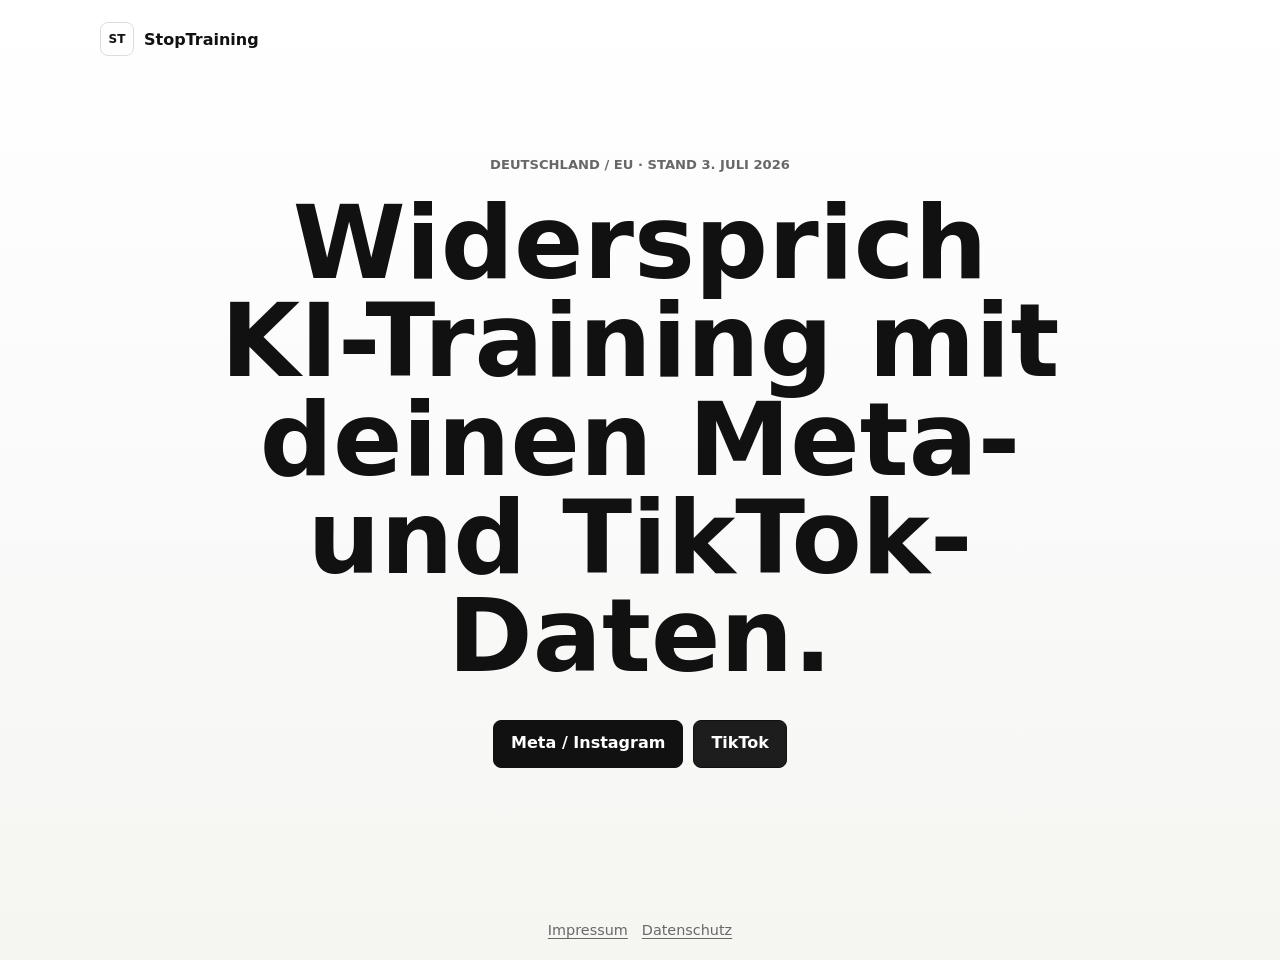
<file: index.html>
<!doctype html>
<html lang="de">
  <head>
    <meta charset="utf-8" />
    <meta name="viewport" content="width=device-width, initial-scale=1" />
    <meta
      name="description"
      content="Kurze deutsche Anleitung, um bei Meta und TikTok der Nutzung deiner Daten fuer KI-Training zu widersprechen."
    />
    <meta name="theme-color" content="#ffffff" />
    <title>StopTraining</title>
    <link rel="icon" href="assets/favicon.svg" type="image/svg+xml" />
    <link rel="stylesheet" href="styles.css" />
    <script src="script.js" defer></script>
  </head>
  <body class="home">
    <header class="site-header">
      <a class="brand" href="./" aria-label="StopTraining Startseite">
        <span class="brand-mark" aria-hidden="true">ST</span>
        <span>StopTraining</span>
      </a>
    </header>

    <main class="home-main">
      <section class="home-hero" aria-labelledby="home-title">
        <p class="kicker">Deutschland / EU · Stand 3. Juli 2026</p>
        <h1 id="home-title">Widersprich KI-Training mit deinen Meta- und TikTok-Daten.</h1>
        <div class="action-row" aria-label="Plattform waehlen">
          <a class="button" href="meta.html">
            Meta / Instagram
          </a>
          <a class="button button-dark" href="tiktok.html">
            TikTok
          </a>
        </div>
      </section>
    </main>

    <footer class="legal-footer">
      <a href="impressum.html">Impressum</a>
      <a href="datenschutz.html">Datenschutz</a>
    </footer>
  </body>
</html>
</file>
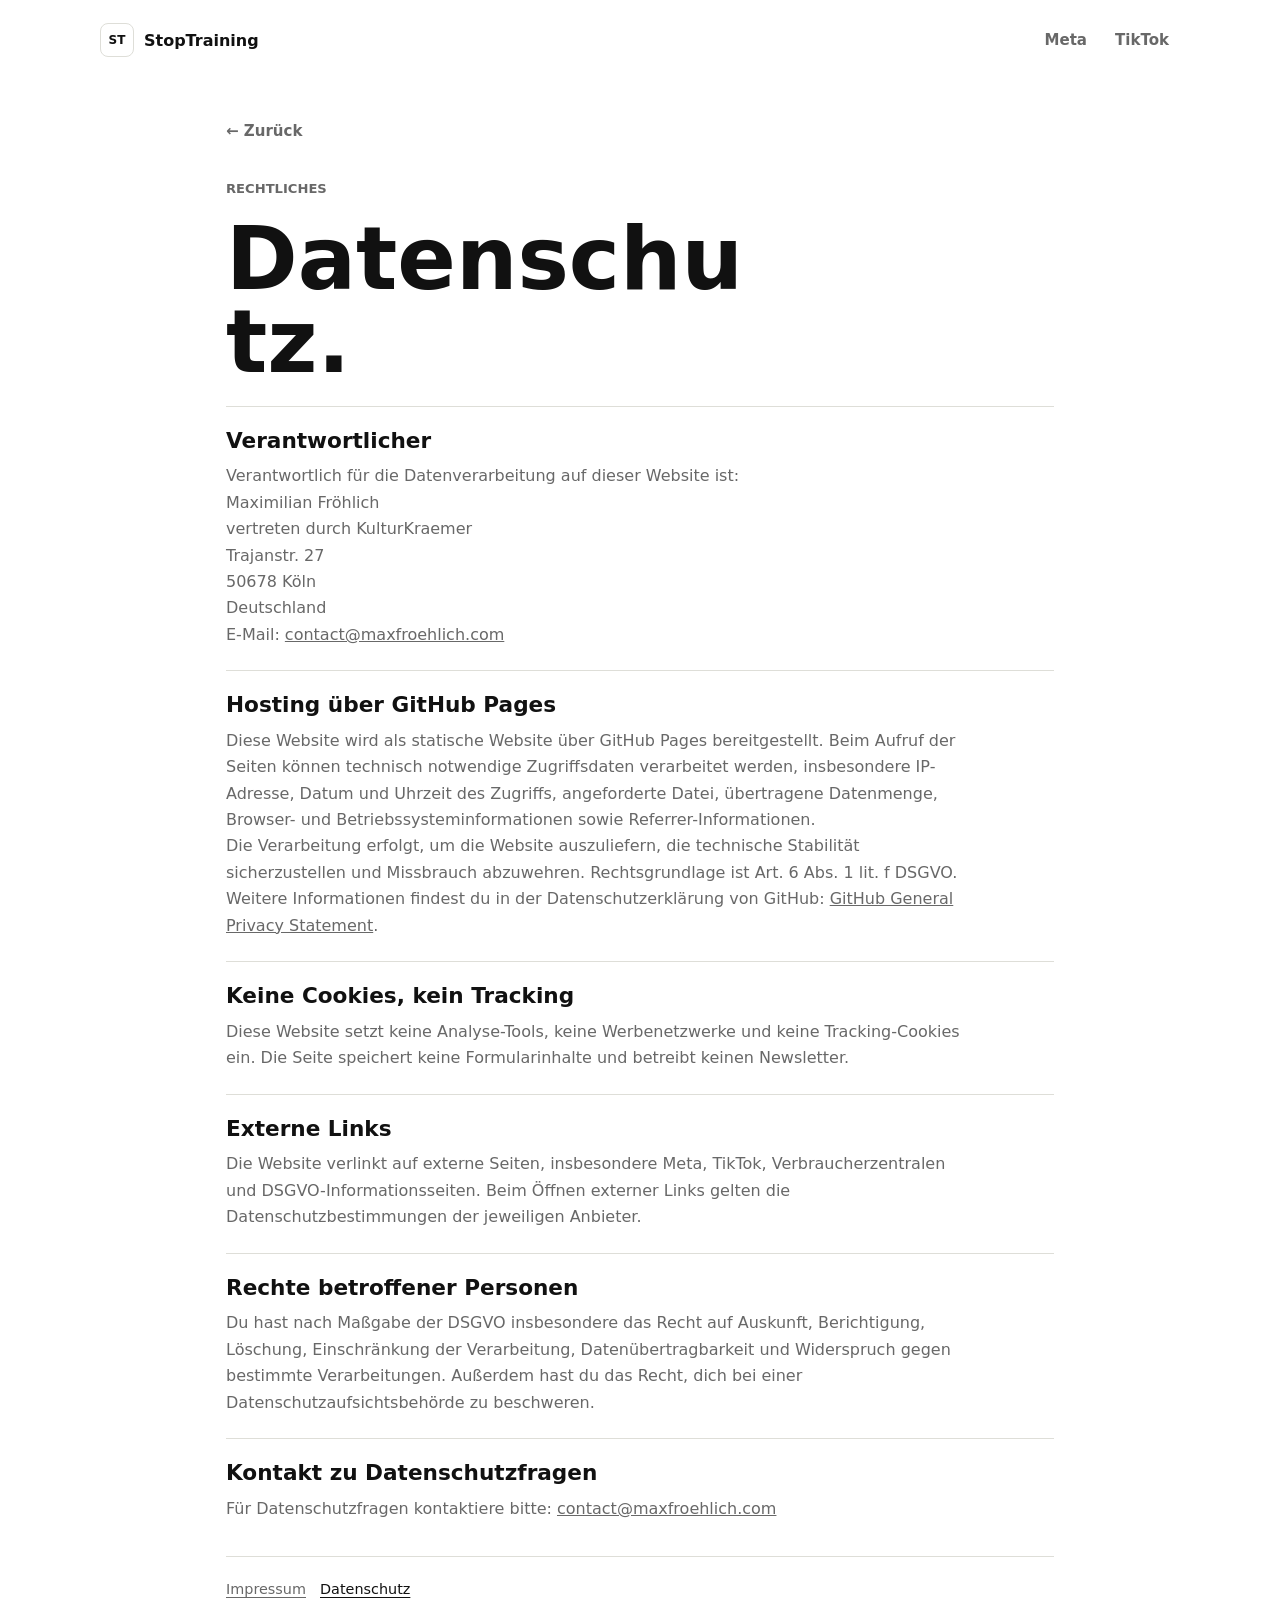
<file: datenschutz.html>
<!doctype html>
<html lang="de">
  <head>
    <meta charset="utf-8" />
    <meta name="viewport" content="width=device-width, initial-scale=1" />
    <meta name="theme-color" content="#ffffff" />
    <title>Datenschutz | StopTraining</title>
    <link rel="icon" href="assets/favicon.svg" type="image/svg+xml" />
    <link rel="stylesheet" href="styles.css" />
  </head>
  <body>
    <header class="site-header">
      <a class="brand" href="./" aria-label="StopTraining Startseite">
        <span class="brand-mark" aria-hidden="true">ST</span>
        <span>StopTraining</span>
      </a>
      <nav class="site-nav" aria-label="Navigation">
        <a href="meta.html">Meta</a>
        <a href="tiktok.html">TikTok</a>
      </nav>
    </header>

    <main class="page legal-page">
      <a class="back-link" href="./">← Zurück</a>
      <p class="kicker">Rechtliches</p>
      <h1>Datenschutz.</h1>

      <section class="legal-section">
        <h2>Verantwortlicher</h2>
        <p>
          Verantwortlich für die Datenverarbeitung auf dieser Website ist:<br />
          Maximilian Fröhlich<br />
          vertreten durch KulturKraemer<br />
          Trajanstr. 27<br />
          50678 Köln<br />
          Deutschland<br />
          E-Mail: <a href="mailto:contact@maxfroehlich.com">contact@maxfroehlich.com</a>
        </p>
      </section>

      <section class="legal-section">
        <h2>Hosting über GitHub Pages</h2>
        <p>
          Diese Website wird als statische Website über GitHub Pages bereitgestellt. Beim Aufruf der Seiten können technisch notwendige Zugriffsdaten verarbeitet werden, insbesondere IP-Adresse, Datum und Uhrzeit des Zugriffs, angeforderte Datei, übertragene Datenmenge, Browser- und Betriebssysteminformationen sowie Referrer-Informationen.
        </p>
        <p>
          Die Verarbeitung erfolgt, um die Website auszuliefern, die technische Stabilität sicherzustellen und Missbrauch abzuwehren. Rechtsgrundlage ist Art. 6 Abs. 1 lit. f DSGVO. Weitere Informationen findest du in der Datenschutzerklärung von GitHub: <a href="https://docs.github.com/en/site-policy/privacy-policies/github-general-privacy-statement" target="_blank" rel="noreferrer">GitHub General Privacy Statement</a>.
        </p>
      </section>

      <section class="legal-section">
        <h2>Keine Cookies, kein Tracking</h2>
        <p>
          Diese Website setzt keine Analyse-Tools, keine Werbenetzwerke und keine Tracking-Cookies ein. Die Seite speichert keine Formularinhalte und betreibt keinen Newsletter.
        </p>
      </section>

      <section class="legal-section">
        <h2>Externe Links</h2>
        <p>
          Die Website verlinkt auf externe Seiten, insbesondere Meta, TikTok, Verbraucherzentralen und DSGVO-Informationsseiten. Beim Öffnen externer Links gelten die Datenschutzbestimmungen der jeweiligen Anbieter.
        </p>
      </section>

      <section class="legal-section">
        <h2>Rechte betroffener Personen</h2>
        <p>
          Du hast nach Maßgabe der DSGVO insbesondere das Recht auf Auskunft, Berichtigung, Löschung, Einschränkung der Verarbeitung, Datenübertragbarkeit und Widerspruch gegen bestimmte Verarbeitungen. Außerdem hast du das Recht, dich bei einer Datenschutzaufsichtsbehörde zu beschweren.
        </p>
      </section>

      <section class="legal-section">
        <h2>Kontakt zu Datenschutzfragen</h2>
        <p>
          Für Datenschutzfragen kontaktiere bitte: <a href="mailto:contact@maxfroehlich.com">contact@maxfroehlich.com</a>
        </p>
      </section>

      <footer class="legal-footer page-footer">
        <a href="impressum.html">Impressum</a>
        <a href="datenschutz.html" aria-current="page">Datenschutz</a>
      </footer>
    </main>
  </body>
</html>
</file>
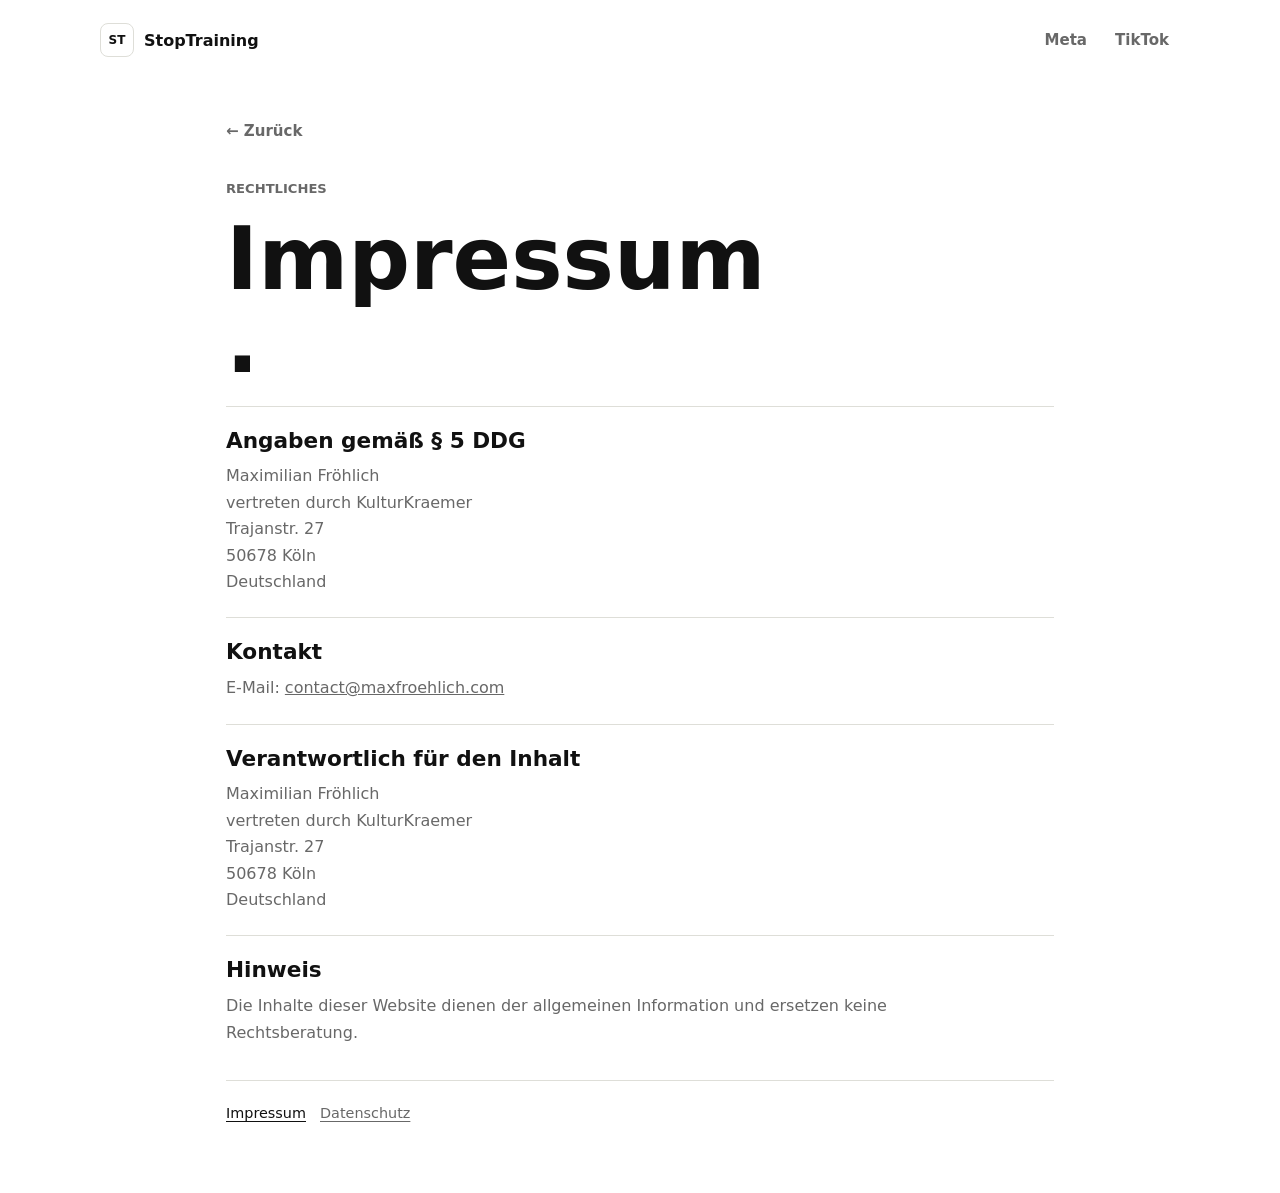
<file: impressum.html>
<!doctype html>
<html lang="de">
  <head>
    <meta charset="utf-8" />
    <meta name="viewport" content="width=device-width, initial-scale=1" />
    <meta name="theme-color" content="#ffffff" />
    <title>Impressum | StopTraining</title>
    <link rel="icon" href="assets/favicon.svg" type="image/svg+xml" />
    <link rel="stylesheet" href="styles.css" />
  </head>
  <body>
    <header class="site-header">
      <a class="brand" href="./" aria-label="StopTraining Startseite">
        <span class="brand-mark" aria-hidden="true">ST</span>
        <span>StopTraining</span>
      </a>
      <nav class="site-nav" aria-label="Navigation">
        <a href="meta.html">Meta</a>
        <a href="tiktok.html">TikTok</a>
      </nav>
    </header>

    <main class="page legal-page">
      <a class="back-link" href="./">← Zurück</a>
      <p class="kicker">Rechtliches</p>
      <h1>Impressum.</h1>

      <section class="legal-section">
        <h2>Angaben gemäß § 5 DDG</h2>
        <p>
          Maximilian Fröhlich<br />
          vertreten durch KulturKraemer<br />
          Trajanstr. 27<br />
          50678 Köln<br />
          Deutschland
        </p>
      </section>

      <section class="legal-section">
        <h2>Kontakt</h2>
        <p>
          E-Mail: <a href="mailto:contact@maxfroehlich.com">contact@maxfroehlich.com</a>
        </p>
      </section>

      <section class="legal-section">
        <h2>Verantwortlich für den Inhalt</h2>
        <p>
          Maximilian Fröhlich<br />
          vertreten durch KulturKraemer<br />
          Trajanstr. 27<br />
          50678 Köln<br />
          Deutschland
        </p>
      </section>

      <section class="legal-section">
        <h2>Hinweis</h2>
        <p>
          Die Inhalte dieser Website dienen der allgemeinen Information und ersetzen keine Rechtsberatung.
        </p>
      </section>

      <footer class="legal-footer page-footer">
        <a href="impressum.html" aria-current="page">Impressum</a>
        <a href="datenschutz.html">Datenschutz</a>
      </footer>
    </main>
  </body>
</html>
</file>
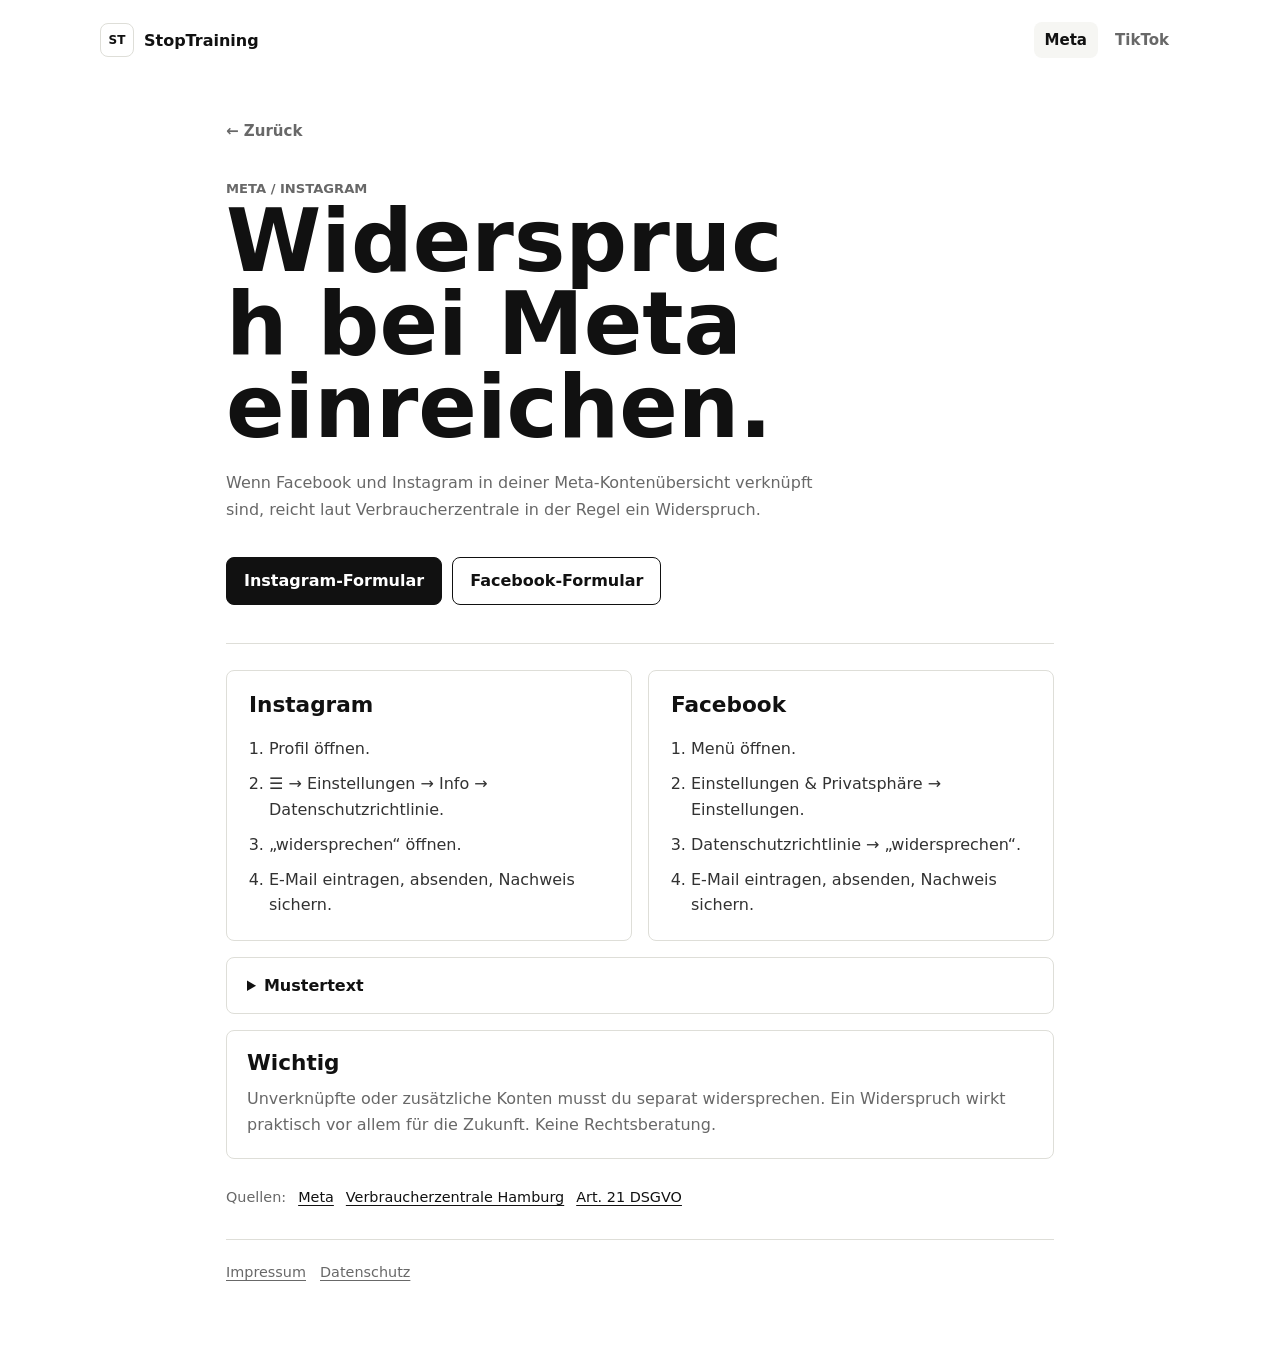
<file: meta.html>
<!doctype html>
<html lang="de">
  <head>
    <meta charset="utf-8" />
    <meta name="viewport" content="width=device-width, initial-scale=1" />
    <meta
      name="description"
      content="Kurze Anleitung, um bei Meta, Instagram und Facebook der Nutzung deiner Daten fuer KI-Training zu widersprechen."
    />
    <meta name="theme-color" content="#ffffff" />
    <title>Meta / Instagram widersprechen | StopTraining</title>
    <link rel="icon" href="assets/favicon.svg" type="image/svg+xml" />
    <link rel="stylesheet" href="styles.css" />
    <script src="script.js" defer></script>
  </head>
  <body>
    <header class="site-header">
      <a class="brand" href="./" aria-label="StopTraining Startseite">
        <span class="brand-mark" aria-hidden="true">ST</span>
        <span>StopTraining</span>
      </a>
      <nav class="site-nav" aria-label="Navigation">
        <a href="meta.html" aria-current="page">Meta</a>
        <a href="tiktok.html">TikTok</a>
      </nav>
    </header>

    <main class="page">
      <a class="back-link" href="./">← Zurück</a>

      <section class="guide-hero">
        <p class="kicker">Meta / Instagram</p>
        <h1>Widerspruch bei Meta einreichen.</h1>
        <p>Wenn Facebook und Instagram in deiner Meta-Kontenübersicht verknüpft sind, reicht laut Verbraucherzentrale in der Regel ein Widerspruch.</p>
        <div class="action-row">
          <a class="button" href="https://help.instagram.com/contact/767264225370182" target="_blank" rel="noreferrer">
            Instagram-Formular
          </a>
          <a class="button button-secondary" href="https://www.facebook.com/help/contact/712876720715583" target="_blank" rel="noreferrer">
            Facebook-Formular
          </a>
        </div>
      </section>

      <section class="content-grid" aria-label="Anleitung">
        <article class="panel">
          <h2>Instagram</h2>
          <ol class="steps">
            <li>Profil öffnen.</li>
            <li>☰ → Einstellungen → Info → Datenschutzrichtlinie.</li>
            <li>„widersprechen“ öffnen.</li>
            <li>E-Mail eintragen, absenden, Nachweis sichern.</li>
          </ol>
        </article>

        <article class="panel">
          <h2>Facebook</h2>
          <ol class="steps">
            <li>Menü öffnen.</li>
            <li>Einstellungen & Privatsphäre → Einstellungen.</li>
            <li>Datenschutzrichtlinie → „widersprechen“.</li>
            <li>E-Mail eintragen, absenden, Nachweis sichern.</li>
          </ol>
        </article>
      </section>

      <details class="details-block">
        <summary>Mustertext</summary>
        <div class="copy-head">
          <span>Für das Formular</span>
          <button class="icon-button" type="button" data-copy-target="meta-template" aria-label="Mustertext kopieren" title="Kopieren">
            Kopieren
          </button>
        </div>
        <pre id="meta-template">Hiermit widerspreche ich der Verarbeitung meiner personenbezogenen Daten zum Training, Entwickeln oder Verbessern von KI-Modellen bei Meta.

Der Widerspruch umfasst insbesondere öffentliche Beiträge, Kommentare, Bilder, Videos, Reels, Profilinformationen, Interaktionen sowie sonstige von mir erstellte oder mit meinem Konto verknüpfte Inhalte.

Ich widerspreche auf Grundlage von Art. 21 DSGVO, da ich nicht möchte, dass meine persönlichen Inhalte und mein Verhalten für generative KI-Systeme verwendet werden.</pre>
      </details>

      <section class="small-note">
        <h2>Wichtig</h2>
        <p>
          Unverknüpfte oder zusätzliche Konten musst du separat widersprechen. Ein Widerspruch wirkt praktisch vor allem für die Zukunft. Keine Rechtsberatung.
        </p>
      </section>

      <footer class="sources">
        <span>Quellen:</span>
        <a href="https://about.fb.com/news/2025/04/making-ai-work-harder-for-europeans/" target="_blank" rel="noreferrer">Meta</a>
        <a href="https://www.vzhh.de/themen/telefon-internet/datenschutz/ki-training-bei-meta-co-so-schuetzen-sie-ihre-persoenlichen-daten" target="_blank" rel="noreferrer">Verbraucherzentrale Hamburg</a>
        <a href="https://gdpr-info.eu/art-21-gdpr/" target="_blank" rel="noreferrer">Art. 21 DSGVO</a>
      </footer>

      <footer class="legal-footer page-footer">
        <a href="impressum.html">Impressum</a>
        <a href="datenschutz.html">Datenschutz</a>
      </footer>
    </main>

    <div class="toast" role="status" aria-live="polite" aria-atomic="true"></div>
  </body>
</html>
</file>
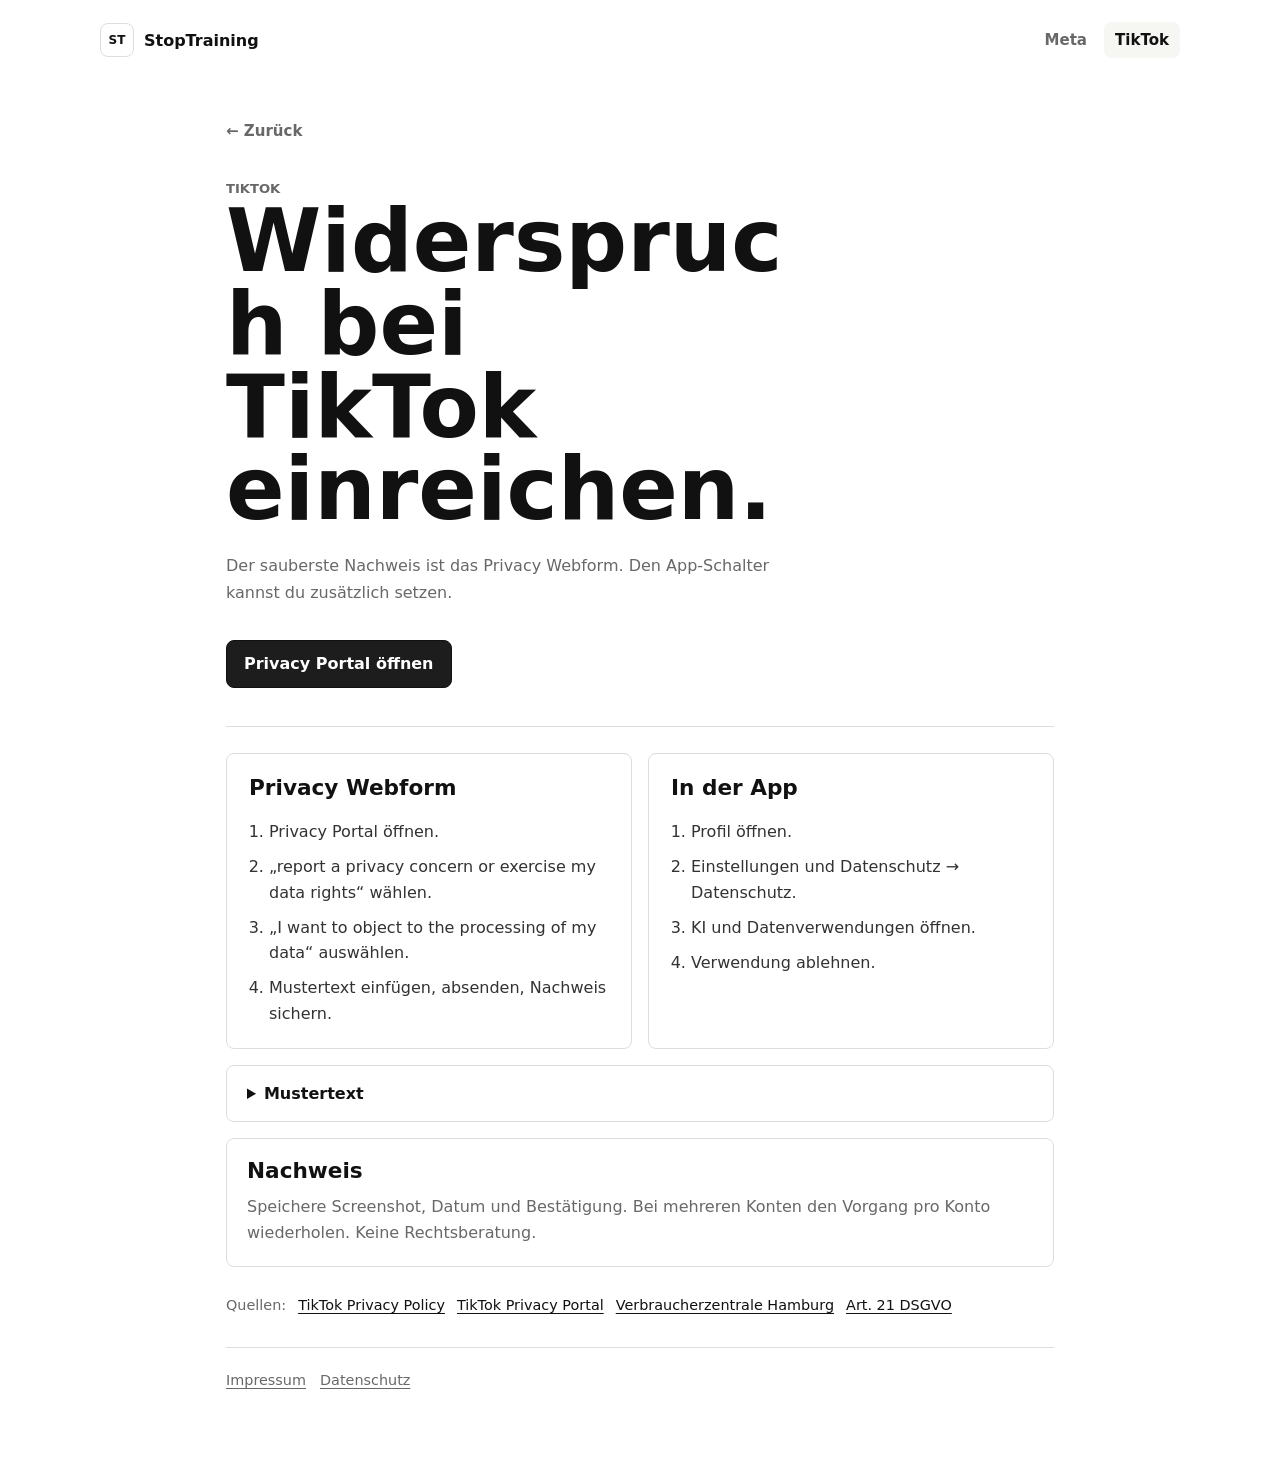
<file: tiktok.html>
<!doctype html>
<html lang="de">
  <head>
    <meta charset="utf-8" />
    <meta name="viewport" content="width=device-width, initial-scale=1" />
    <meta
      name="description"
      content="Kurze Anleitung, um bei TikTok der Nutzung deiner Daten fuer KI- und Machine-Learning-Training zu widersprechen."
    />
    <meta name="theme-color" content="#ffffff" />
    <title>TikTok widersprechen | StopTraining</title>
    <link rel="icon" href="assets/favicon.svg" type="image/svg+xml" />
    <link rel="stylesheet" href="styles.css" />
    <script src="script.js" defer></script>
  </head>
  <body>
    <header class="site-header">
      <a class="brand" href="./" aria-label="StopTraining Startseite">
        <span class="brand-mark" aria-hidden="true">ST</span>
        <span>StopTraining</span>
      </a>
      <nav class="site-nav" aria-label="Navigation">
        <a href="meta.html">Meta</a>
        <a href="tiktok.html" aria-current="page">TikTok</a>
      </nav>
    </header>

    <main class="page">
      <a class="back-link" href="./">← Zurück</a>

      <section class="guide-hero">
        <p class="kicker">TikTok</p>
        <h1>Widerspruch bei TikTok einreichen.</h1>
        <p>Der sauberste Nachweis ist das Privacy Webform. Den App-Schalter kannst du zusätzlich setzen.</p>
        <div class="action-row">
          <a class="button button-dark" href="https://www.tiktok.com/legal/report/privacy" target="_blank" rel="noreferrer">
            Privacy Portal öffnen
          </a>
        </div>
      </section>

      <section class="content-grid" aria-label="Anleitung">
        <article class="panel">
          <h2>Privacy Webform</h2>
          <ol class="steps">
            <li>Privacy Portal öffnen.</li>
            <li>„report a privacy concern or exercise my data rights“ wählen.</li>
            <li>„I want to object to the processing of my data“ auswählen.</li>
            <li>Mustertext einfügen, absenden, Nachweis sichern.</li>
          </ol>
        </article>

        <article class="panel">
          <h2>In der App</h2>
          <ol class="steps">
            <li>Profil öffnen.</li>
            <li>Einstellungen und Datenschutz → Datenschutz.</li>
            <li>KI und Datenverwendungen öffnen.</li>
            <li>Verwendung ablehnen.</li>
          </ol>
        </article>
      </section>

      <details class="details-block">
        <summary>Mustertext</summary>
        <div class="copy-head">
          <span>Für das Webform</span>
          <button class="icon-button" type="button" data-copy-target="tiktok-template" aria-label="Mustertext kopieren" title="Kopieren">
            Kopieren
          </button>
        </div>
        <pre id="tiktok-template">I object to the processing of my personal data for the purpose of reviewing, improving, developing, testing or training machine learning models, AI systems, recommendation systems or generative AI features.

This objection includes my User Content, videos, images, audio, comments, captions, hashtags, metadata, profile information, usage information and any public or non-public content linked to my account.

I object under Article 21 GDPR because this processing affects my privacy, personality rights, creative work and control over my likeness and content. Please restrict this processing while my objection is being reviewed and confirm the outcome in writing.</pre>
      </details>

      <section class="small-note">
        <h2>Nachweis</h2>
        <p>Speichere Screenshot, Datum und Bestätigung. Bei mehreren Konten den Vorgang pro Konto wiederholen. Keine Rechtsberatung.</p>
      </section>

      <footer class="sources">
        <span>Quellen:</span>
        <a href="https://www.tiktok.com/legal/page/eea/privacy-policy/en" target="_blank" rel="noreferrer">TikTok Privacy Policy</a>
        <a href="https://www.tiktok.com/legal/report/privacy" target="_blank" rel="noreferrer">TikTok Privacy Portal</a>
        <a href="https://www.vzhh.de/themen/telefon-internet/datenschutz/ki-training-bei-meta-co-so-schuetzen-sie-ihre-persoenlichen-daten" target="_blank" rel="noreferrer">Verbraucherzentrale Hamburg</a>
        <a href="https://gdpr-info.eu/art-21-gdpr/" target="_blank" rel="noreferrer">Art. 21 DSGVO</a>
      </footer>

      <footer class="legal-footer page-footer">
        <a href="impressum.html">Impressum</a>
        <a href="datenschutz.html">Datenschutz</a>
      </footer>
    </main>

    <div class="toast" role="status" aria-live="polite" aria-atomic="true"></div>
  </body>
</html>
</file>
<file: styles.css>
:root {
  color-scheme: light;
  --ink: #111111;
  --muted: #686868;
  --soft: #f6f6f3;
  --line: #deded8;
  --paper: #ffffff;
  --radius: 8px;
  font-family:
    Inter, ui-sans-serif, system-ui, -apple-system, BlinkMacSystemFont, "Segoe UI", sans-serif;
}

* {
  box-sizing: border-box;
}

html {
  scroll-behavior: smooth;
}

body {
  min-width: 320px;
  margin: 0;
  background: var(--paper);
  color: var(--ink);
}

a {
  color: inherit;
}

button,
a {
  -webkit-tap-highlight-color: transparent;
}

.site-header {
  display: flex;
  align-items: center;
  justify-content: space-between;
  gap: 20px;
  width: min(1080px, calc(100% - 32px));
  margin: 0 auto;
  padding: 22px 0;
}

.brand,
.site-nav,
.back-link,
.button,
.copy-head,
.sources,
.legal-footer {
  display: flex;
  align-items: center;
}

.brand {
  gap: 10px;
  font-weight: 800;
  text-decoration: none;
}

.brand-mark {
  display: grid;
  width: 34px;
  height: 34px;
  place-items: center;
  border: 1px solid var(--line);
  border-radius: var(--radius);
  font-size: 0.75rem;
  font-weight: 850;
}

.site-nav {
  gap: 6px;
}

.site-nav a {
  border-radius: var(--radius);
  padding: 9px 11px;
  color: var(--muted);
  font-size: 0.94rem;
  font-weight: 750;
  text-decoration: none;
}

.site-nav a:hover,
.site-nav a:focus-visible,
.site-nav a[aria-current="page"] {
  background: var(--soft);
  color: var(--ink);
}

.home {
  min-height: 100svh;
  background:
    linear-gradient(180deg, #ffffff, #fafafa 52%, #f5f5f1);
}

.home-main {
  display: grid;
  min-height: calc(100svh - 78px);
  place-items: center;
  padding: 40px 16px 96px;
}

.home-hero,
.page {
  width: min(860px, 100%);
}

.home-hero {
  text-align: center;
}

.kicker {
  margin: 0 0 18px;
  color: var(--muted);
  font-size: 0.82rem;
  font-weight: 800;
  letter-spacing: 0;
  text-transform: uppercase;
}

h1,
h2,
p {
  overflow-wrap: anywhere;
}

h1 {
  margin: 0;
  font-size: clamp(3.1rem, 8vw, 6.4rem);
  line-height: 0.96;
  letter-spacing: 0;
}

h2 {
  margin: 0;
  font-size: 1.35rem;
  line-height: 1.15;
  letter-spacing: 0;
}

p {
  color: var(--muted);
  line-height: 1.65;
}

.action-row {
  justify-content: center;
  display: flex;
  flex-wrap: wrap;
  gap: 10px;
  margin-top: 34px;
}

.button {
  justify-content: center;
  gap: 10px;
  min-height: 48px;
  border: 1px solid var(--ink);
  border-radius: var(--radius);
  padding: 12px 17px;
  background: var(--ink);
  color: white;
  font-weight: 800;
  line-height: 1.15;
  text-align: center;
  text-decoration: none;
}

.button:hover,
.button:focus-visible,
.icon-button:hover,
.icon-button:focus-visible {
  transform: translateY(-1px);
}

.button-secondary {
  background: white;
  color: var(--ink);
}

.button-dark {
  background: #1d1d1d;
}

.page {
  margin: 0 auto;
  padding: 42px 16px 72px;
}

.back-link {
  width: fit-content;
  gap: 7px;
  margin-bottom: 38px;
  color: var(--muted);
  font-size: 0.94rem;
  font-weight: 750;
  text-decoration: none;
}

.back-link:hover,
.back-link:focus-visible {
  color: var(--ink);
}

.guide-hero {
  padding-bottom: 38px;
  border-bottom: 1px solid var(--line);
}

.guide-hero h1 {
  max-width: 9.5ch;
  font-size: clamp(3rem, 7vw, 5.4rem);
}

.guide-hero p {
  max-width: 58ch;
  margin: 22px 0 0;
}

.guide-hero .action-row {
  justify-content: flex-start;
}

.content-grid {
  display: grid;
  grid-template-columns: repeat(2, minmax(0, 1fr));
  gap: 16px;
  margin-top: 26px;
}

.panel,
.details-block,
.small-note {
  border: 1px solid var(--line);
  border-radius: var(--radius);
  background: white;
}

.panel {
  padding: 22px;
}

.steps {
  display: grid;
  gap: 10px;
  margin: 18px 0 0;
  padding-left: 1.25rem;
  color: #323232;
  line-height: 1.58;
}

.details-block {
  margin-top: 16px;
  overflow: hidden;
}

.details-block summary {
  cursor: pointer;
  padding: 18px 20px;
  font-weight: 850;
}

.copy-head {
  justify-content: space-between;
  gap: 16px;
  padding: 0 20px 14px;
  color: var(--muted);
  font-size: 0.94rem;
  font-weight: 750;
}

.icon-button {
  display: inline-flex;
  align-items: center;
  justify-content: center;
  min-height: 40px;
  border: 1px solid var(--line);
  border-radius: var(--radius);
  padding: 9px 12px;
  background: white;
  color: var(--ink);
  cursor: pointer;
  font: inherit;
  font-size: 0.86rem;
  font-weight: 800;
}

pre {
  margin: 0;
  padding: 20px;
  overflow-x: auto;
  border-top: 1px solid var(--line);
  background: var(--soft);
  white-space: pre-wrap;
  color: #2d2d2d;
  font:
    0.92rem/1.6 ui-monospace, SFMono-Regular, Menlo, Monaco, Consolas, "Liberation Mono",
    monospace;
}

.small-note {
  margin-top: 16px;
  padding: 20px;
}

.small-note p {
  margin: 10px 0 0;
}

.sources {
  flex-wrap: wrap;
  gap: 8px 12px;
  margin-top: 30px;
  color: var(--muted);
  font-size: 0.9rem;
}

.sources a {
  color: var(--ink);
  text-underline-offset: 3px;
}

.legal-footer {
  justify-content: center;
  gap: 14px;
  width: min(1080px, calc(100% - 32px));
  margin: 0 auto;
  padding: 22px 0;
  color: var(--muted);
  font-size: 0.9rem;
}

.page-footer {
  justify-content: flex-start;
  width: 100%;
  margin-top: 34px;
  padding: 24px 0 0;
  border-top: 1px solid var(--line);
}

.legal-footer a {
  color: inherit;
  text-underline-offset: 3px;
}

.legal-footer a:hover,
.legal-footer a:focus-visible,
.legal-footer a[aria-current="page"] {
  color: var(--ink);
}

.legal-page h1 {
  max-width: 9ch;
  font-size: clamp(3rem, 7vw, 5.4rem);
}

.legal-section {
  margin-top: 22px;
  padding-top: 22px;
  border-top: 1px solid var(--line);
}

.legal-section h2 {
  margin-bottom: 10px;
}

.legal-section p {
  max-width: 74ch;
  margin: 0;
}

.warning-box {
  border: 1px solid #d8c28a;
  border-radius: var(--radius);
  padding: 18px;
  background: #fff9e8;
}

.toast {
  position: fixed;
  right: 16px;
  bottom: 16px;
  max-width: min(340px, calc(100% - 32px));
  border-radius: var(--radius);
  padding: 12px 14px;
  background: var(--ink);
  color: white;
  font-weight: 800;
  opacity: 0;
  pointer-events: none;
  transform: translateY(8px);
  transition:
    opacity 160ms ease,
    transform 160ms ease;
}

.toast.is-visible {
  opacity: 1;
  transform: translateY(0);
}

@media (max-width: 720px) {
  .site-header {
    width: min(100% - 24px, 860px);
  }

  .home-main {
    align-items: start;
    min-height: auto;
    padding-top: 78px;
  }

  h1 {
    font-size: clamp(3rem, 15vw, 4.8rem);
  }

  .action-row,
  .button {
    width: 100%;
  }

  .content-grid {
    grid-template-columns: 1fr;
  }

  .guide-hero h1 {
    font-size: clamp(2.8rem, 14vw, 4.3rem);
  }
}

@media (max-width: 440px) {
  .site-header {
    align-items: flex-start;
    flex-direction: column;
  }

  .site-nav {
    width: 100%;
  }

  .site-nav a {
    flex: 1;
    text-align: center;
  }

  .page {
    padding-top: 26px;
  }
}

@media (prefers-reduced-motion: reduce) {
  *,
  *::before,
  *::after {
    scroll-behavior: auto !important;
    transition-duration: 0.01ms !important;
  }
}
</file>
